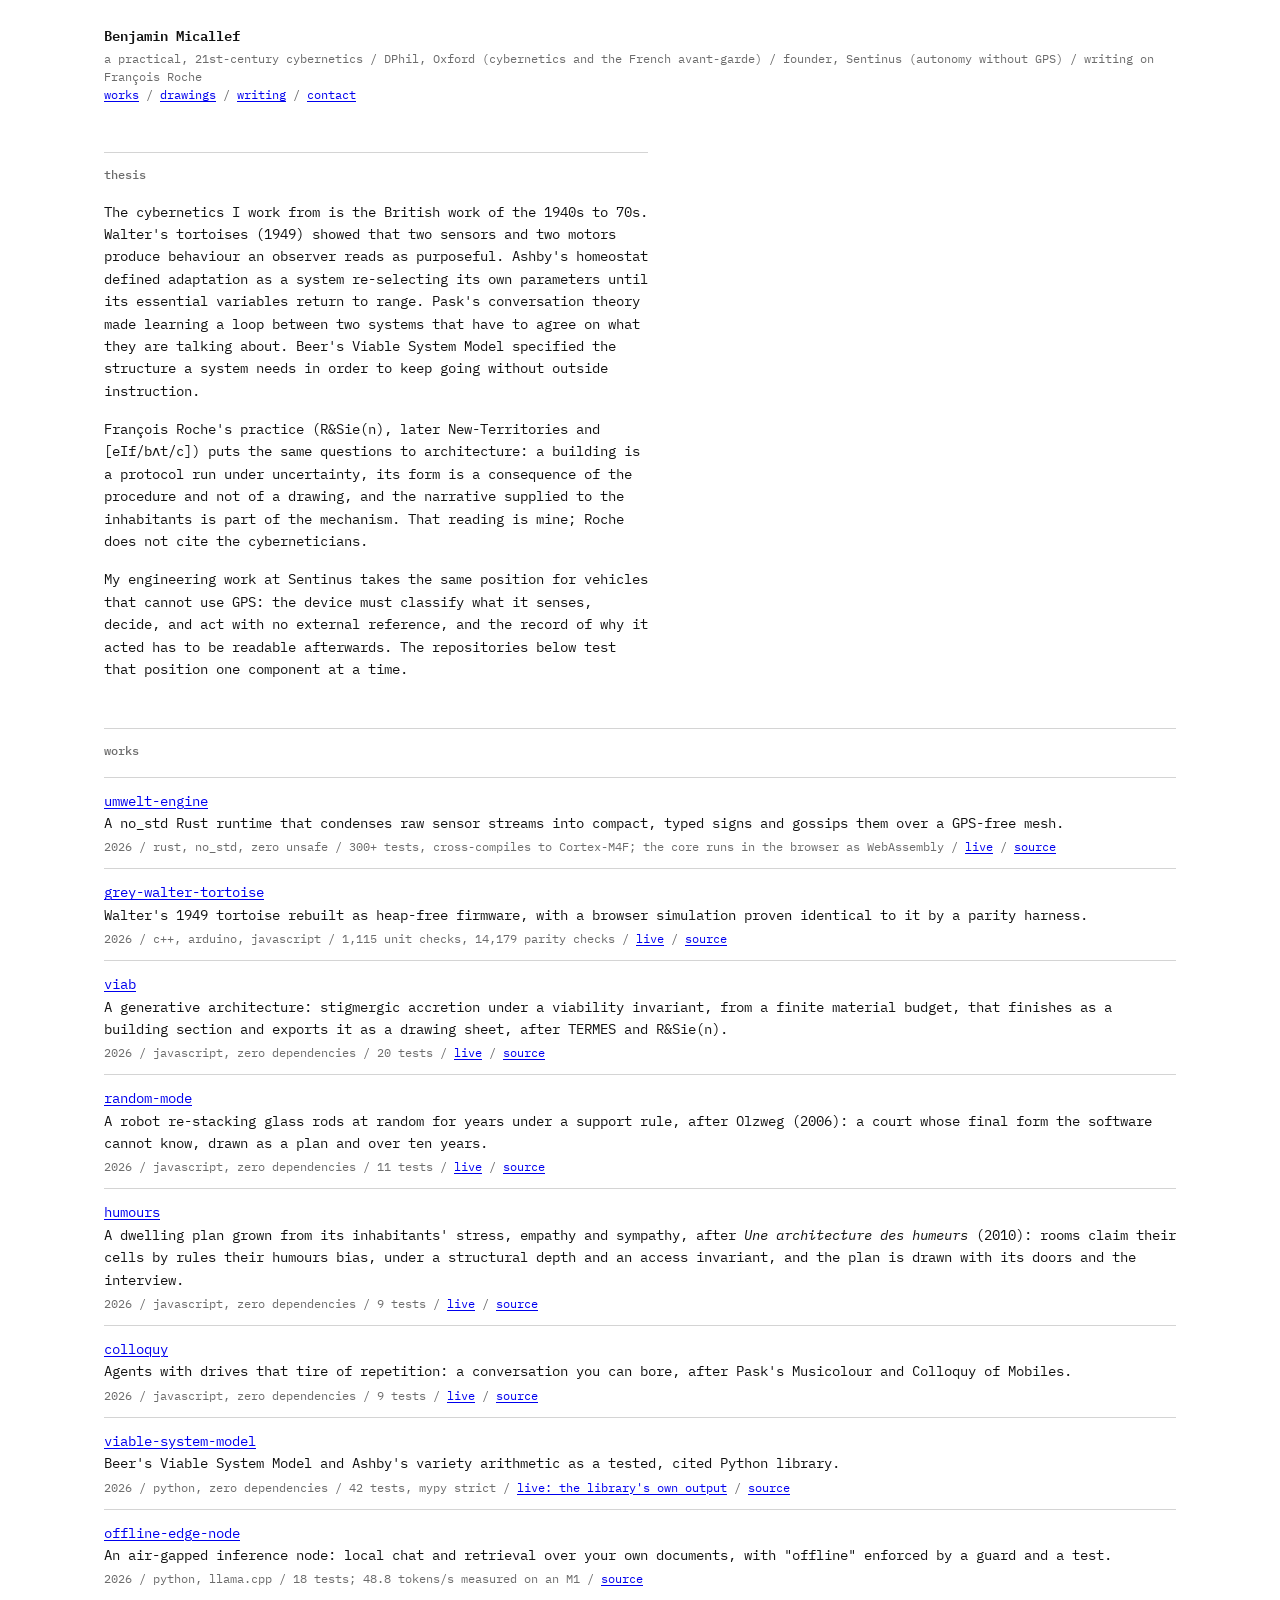
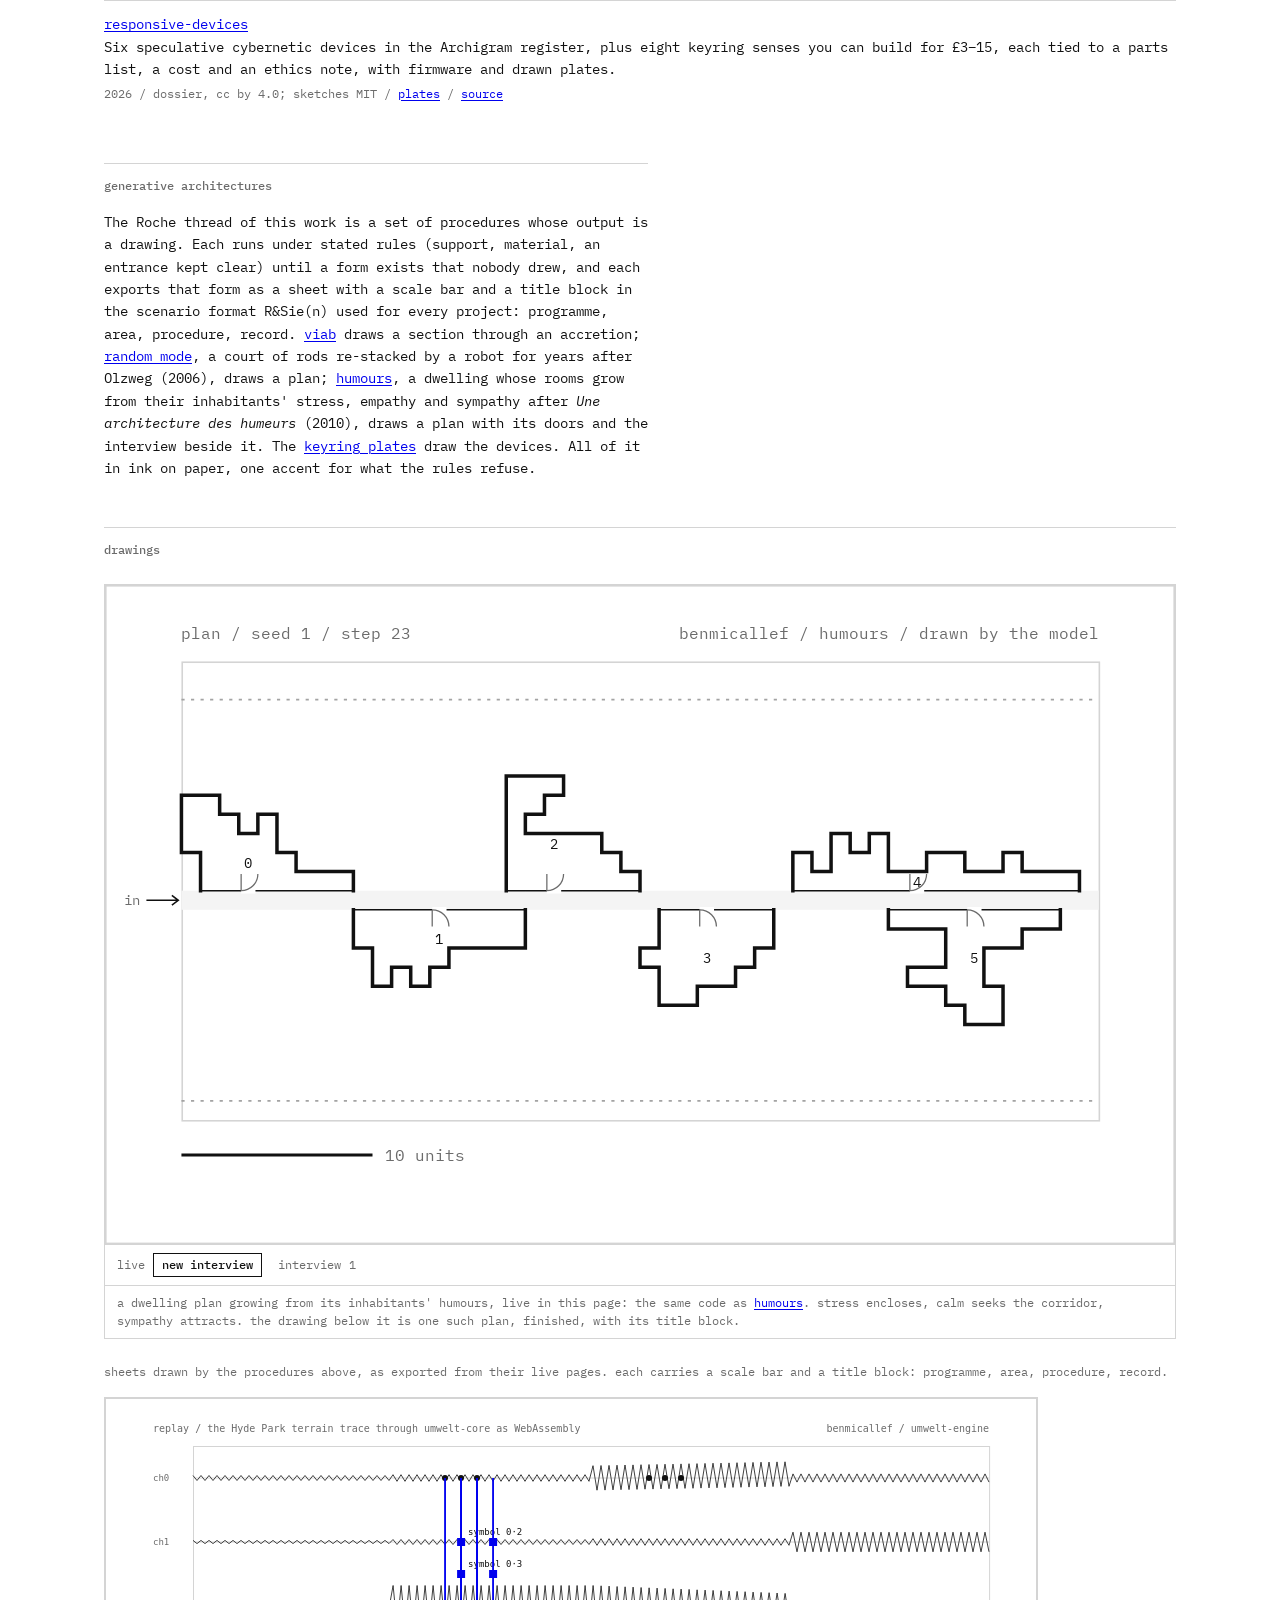
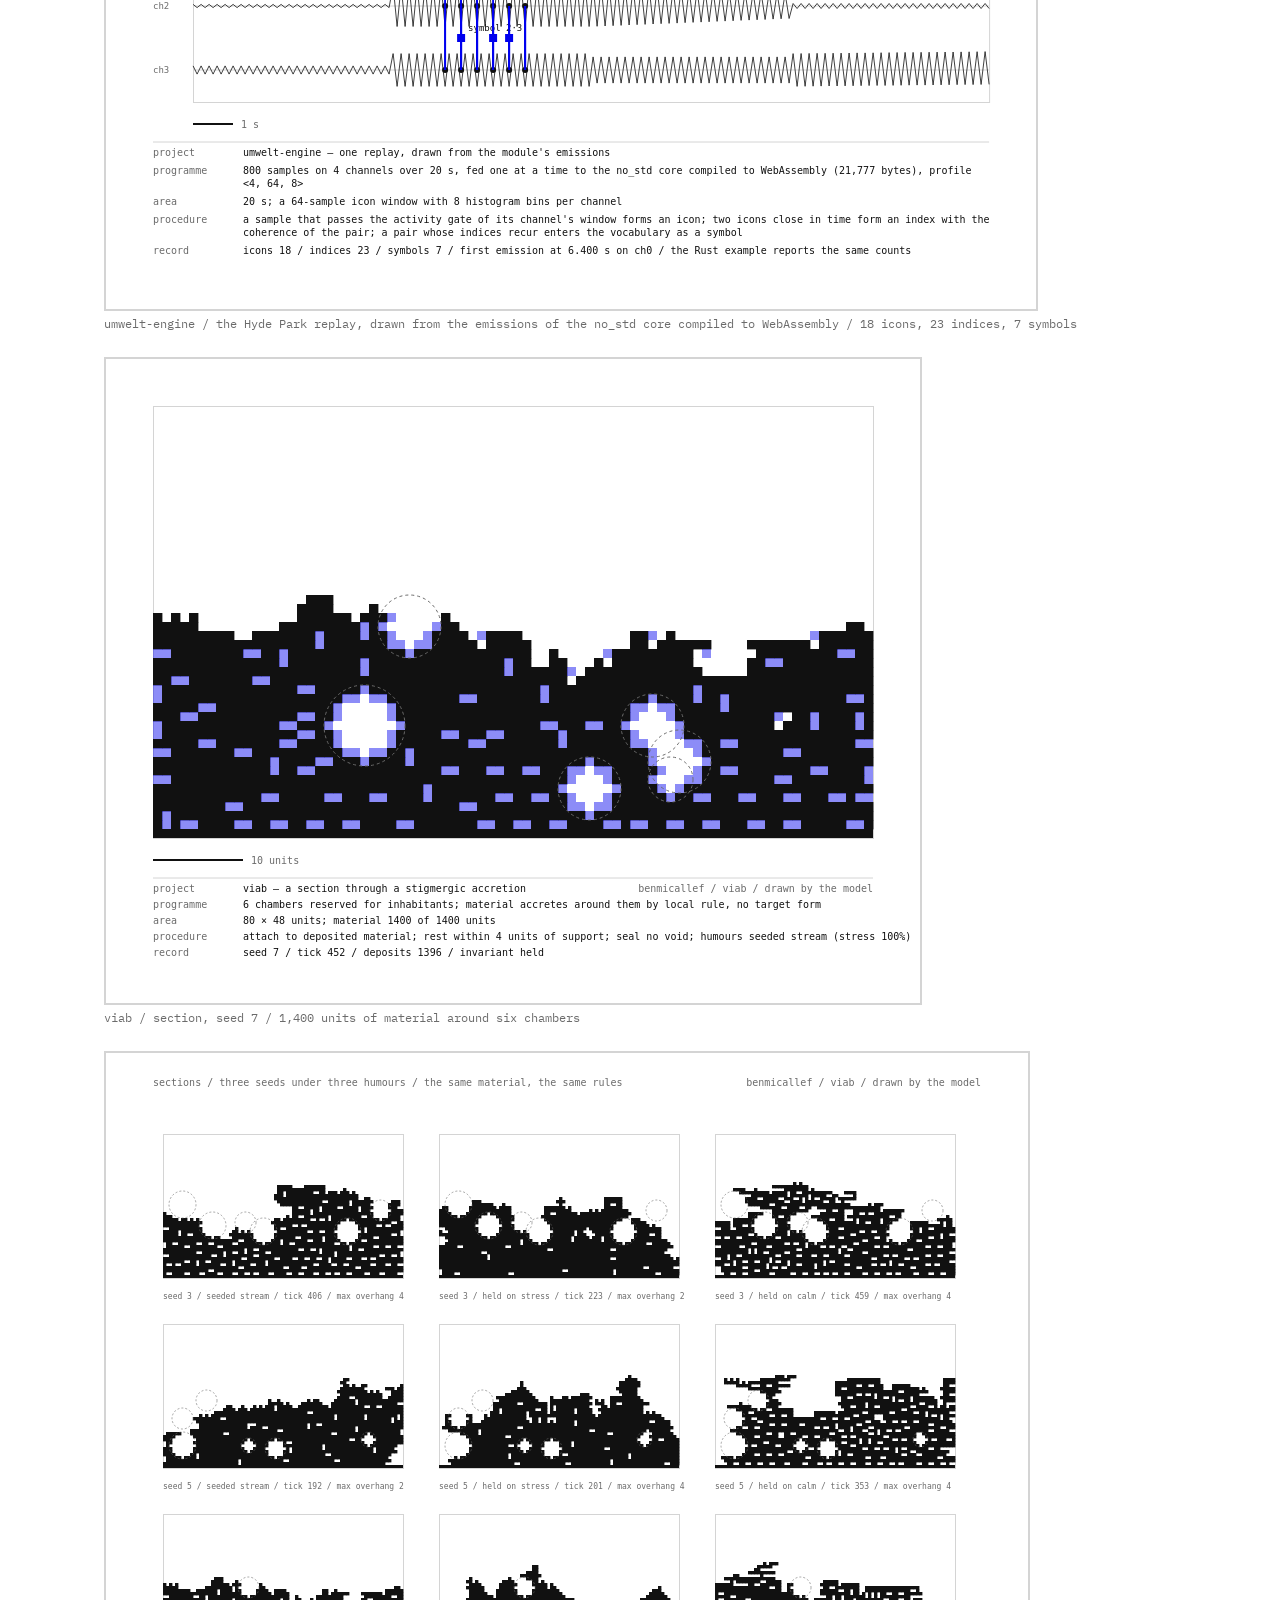
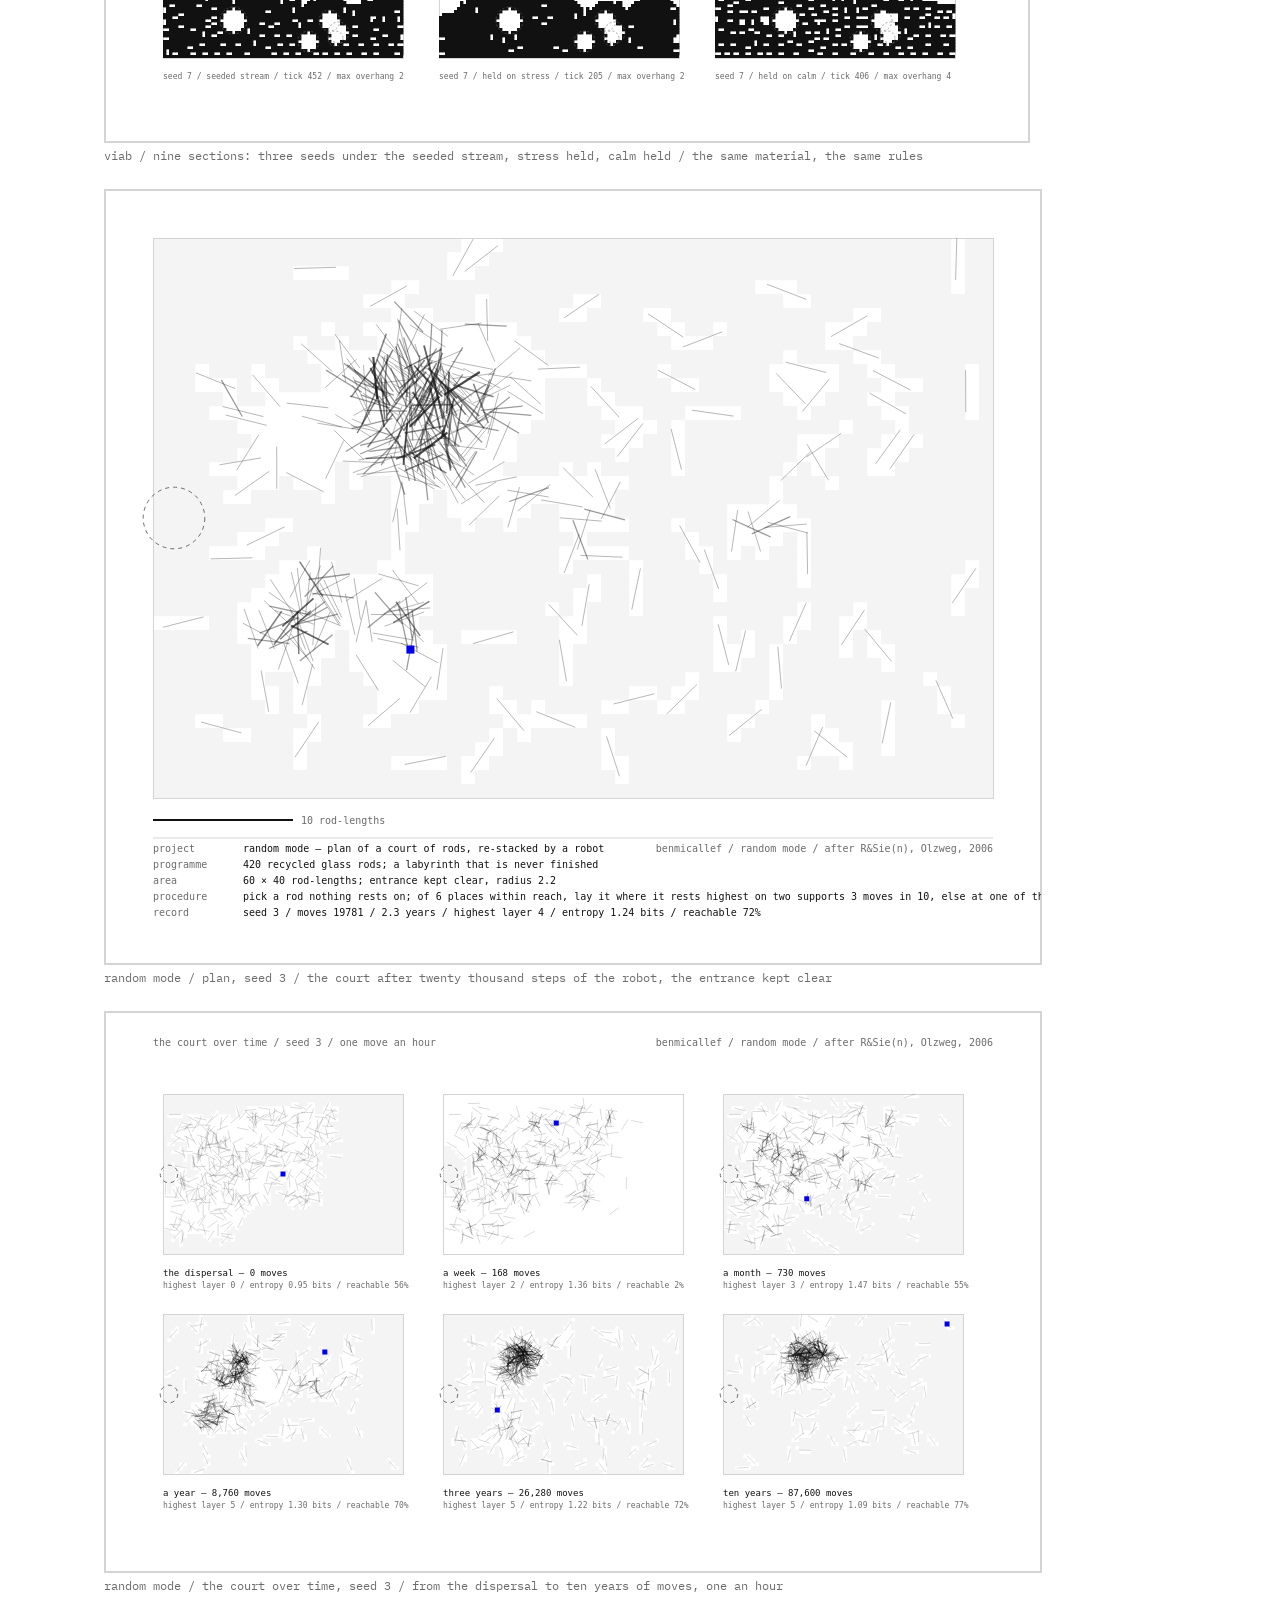
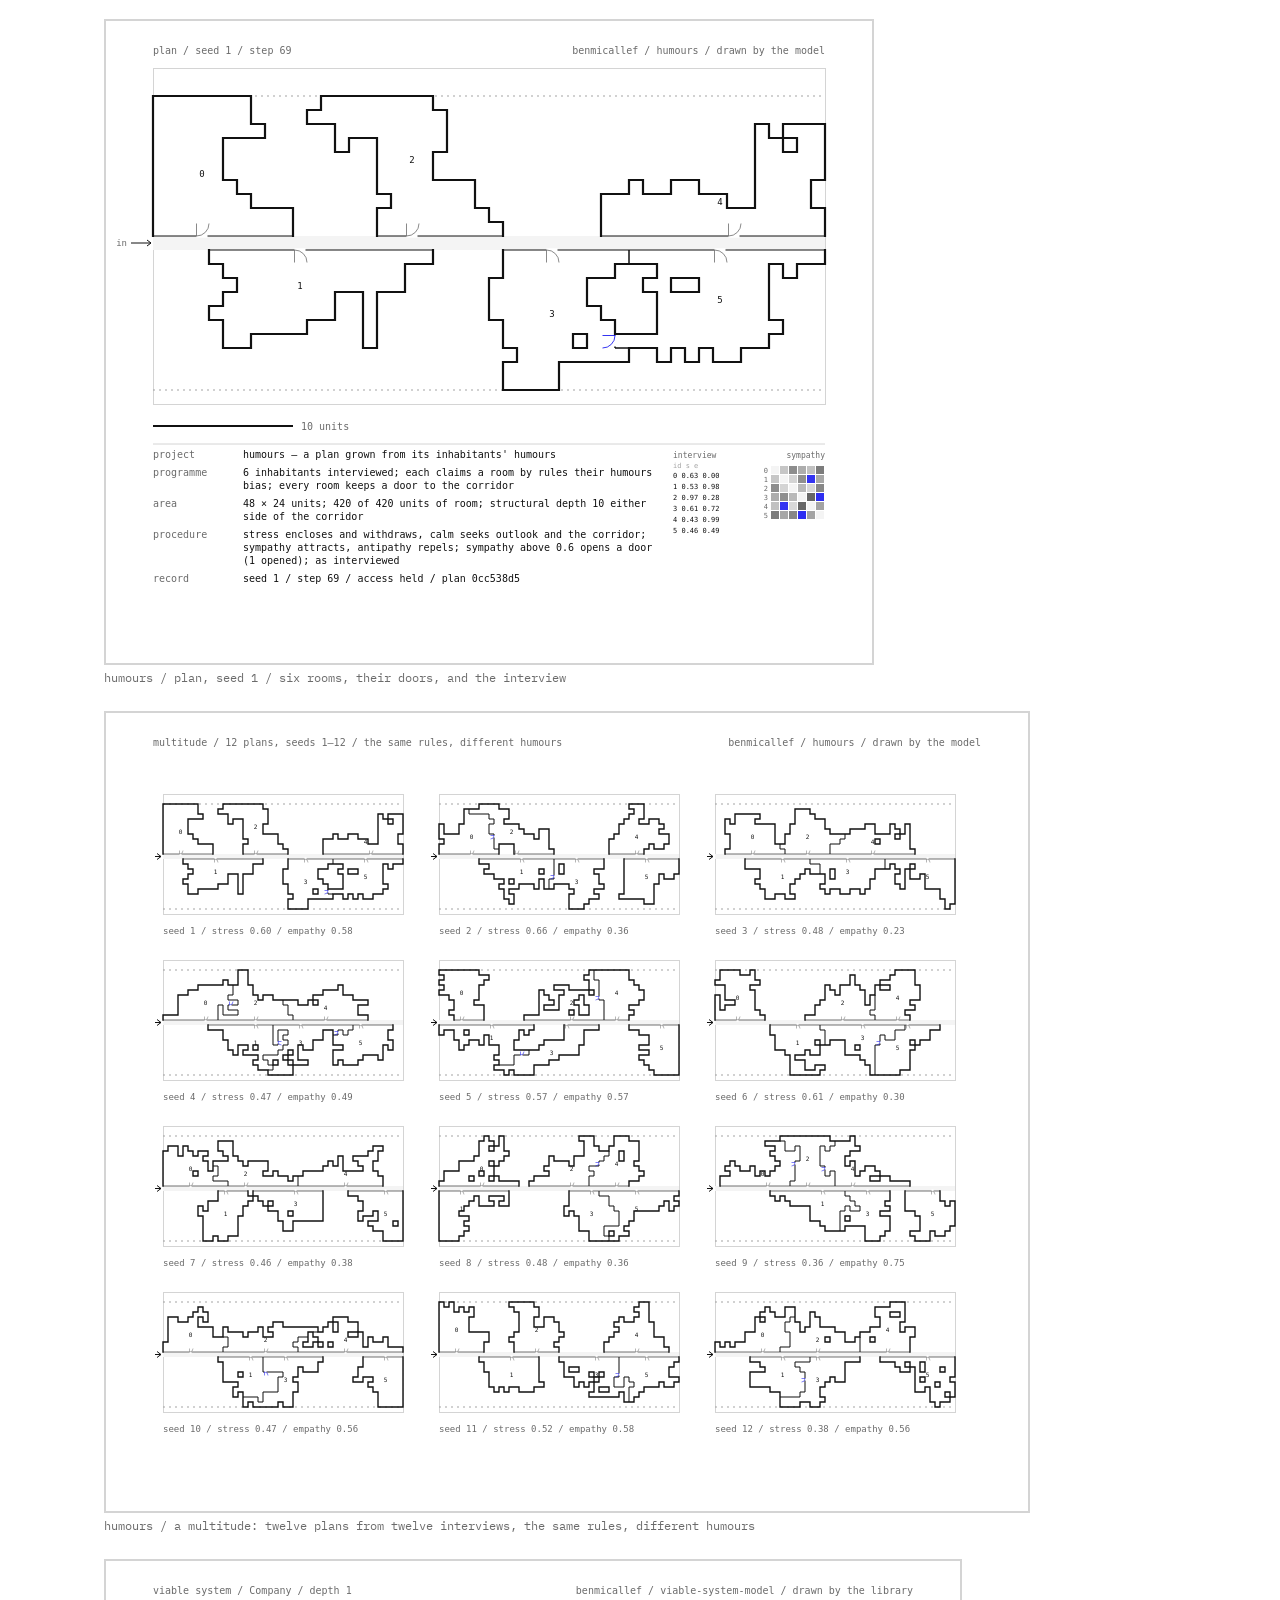
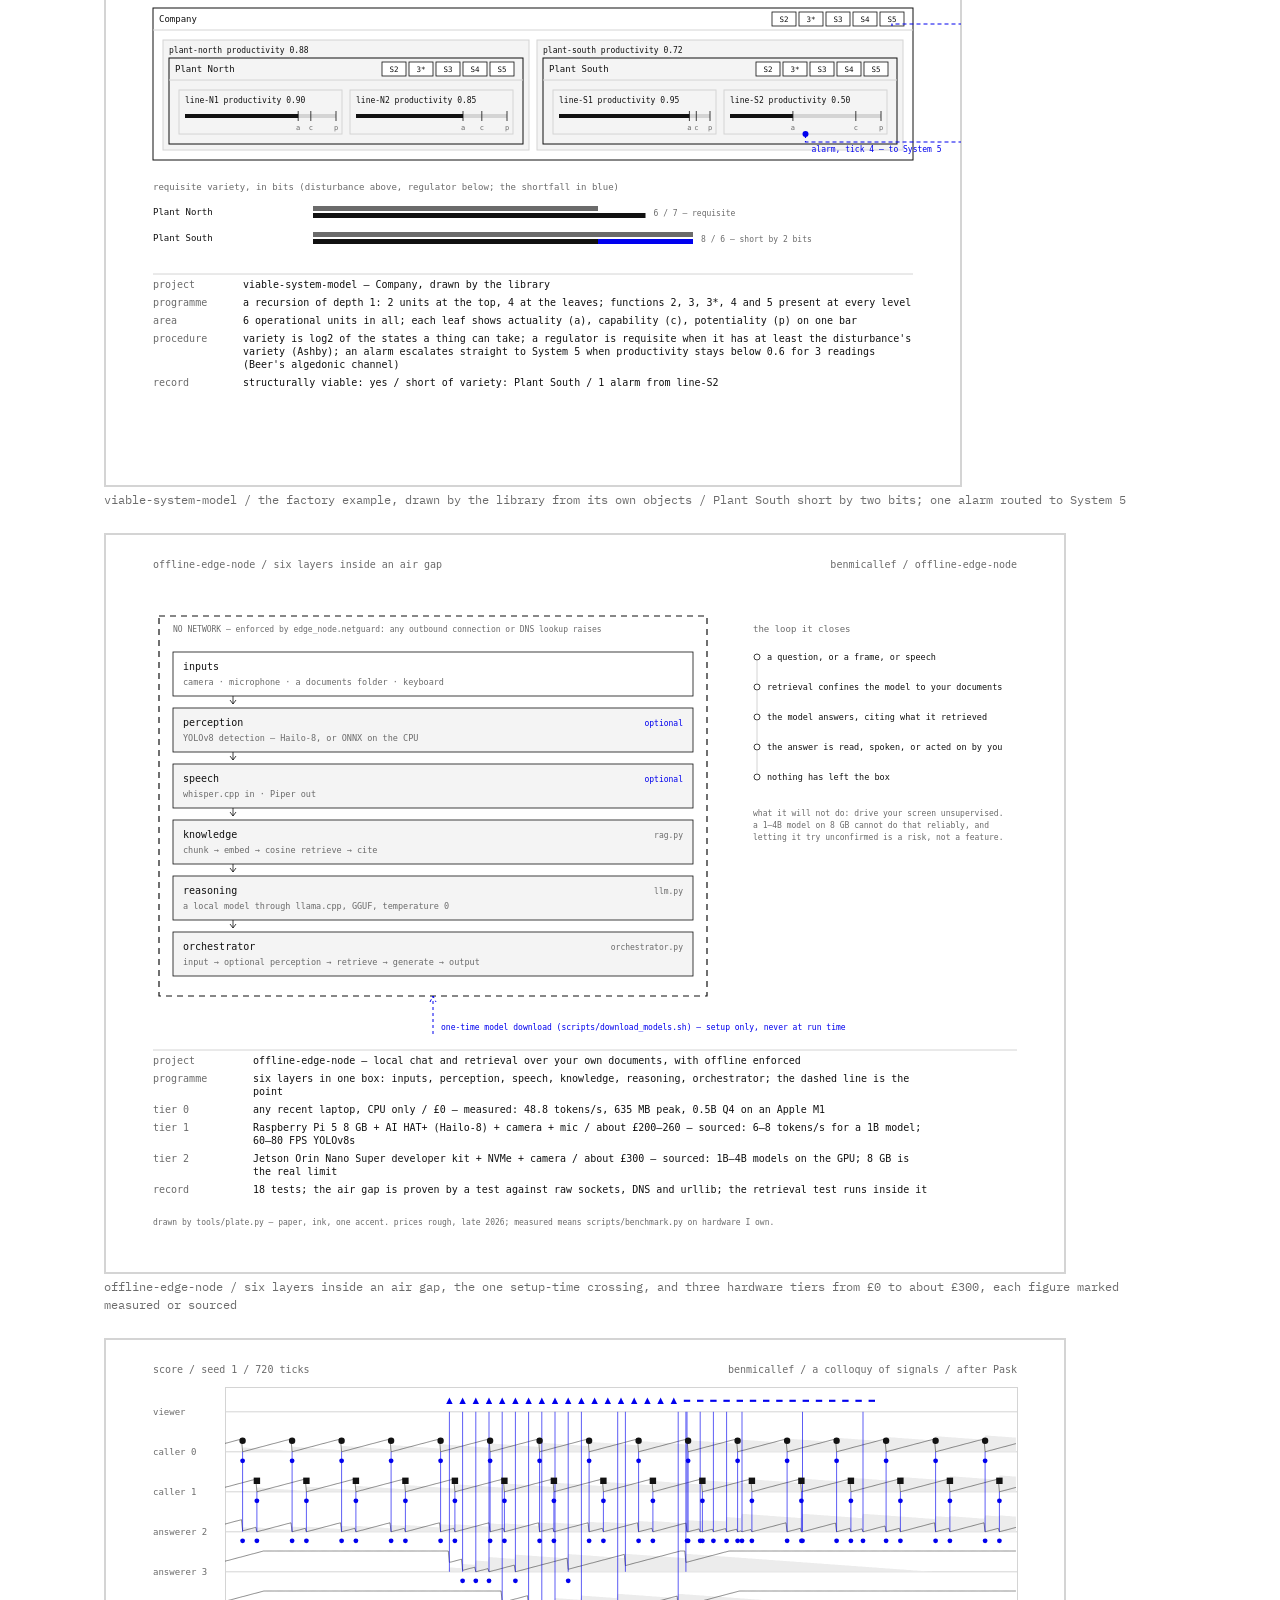
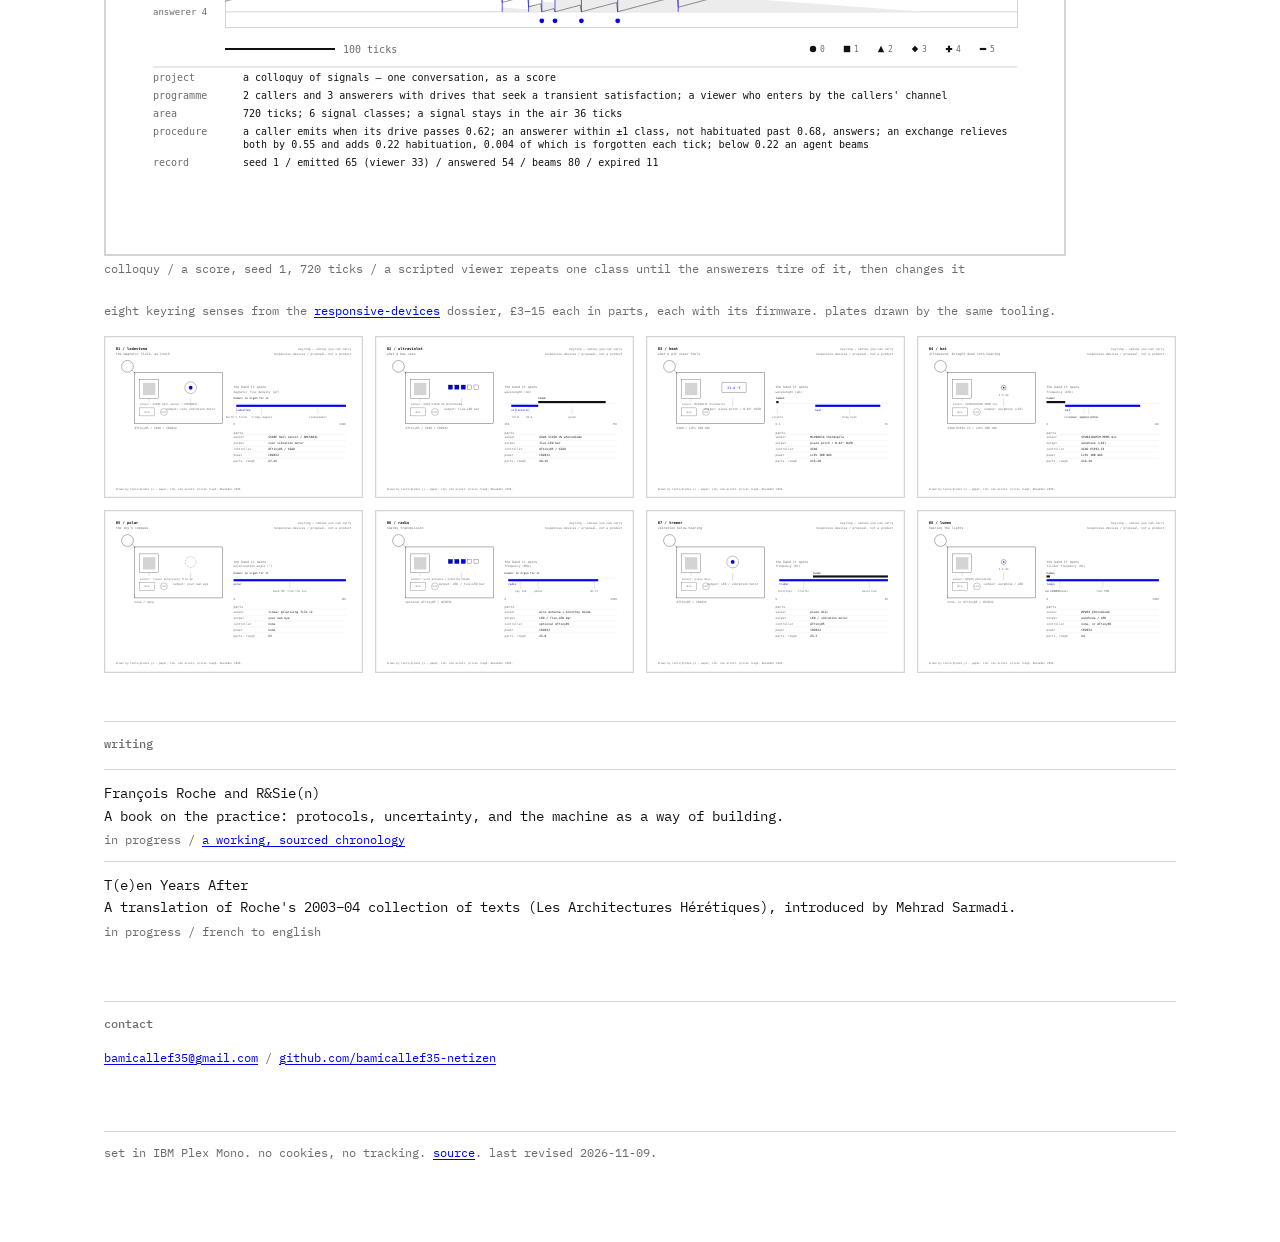
<file: index.html>
<!doctype html>
<html lang="en">
<head>
<meta charset="utf-8">
<meta name="viewport" content="width=device-width, initial-scale=1">
<title>Benjamin Micallef</title>
<meta name="description" content="A practical, 21st-century cybernetics: working machines, from Walter's tortoise to autonomy without GPS.">
<link rel="stylesheet" href="./style.css">
<style>#live-plan .stage { max-height: none; } #live-plan .stage svg { display: block; width: 100%; height: auto; }</style>
</head>
<body>
<main>
  <header class="site">
    <h1>Benjamin Micallef</h1>
    <p class="meta">a practical, 21st-century cybernetics / DPhil, Oxford (cybernetics and the French avant-garde) / founder, Sentinus (autonomy without GPS) / writing on François Roche</p>
    <p class="meta"><a href="#works">works</a> / <a href="#drawings">drawings</a> / <a href="#writing">writing</a> / <a href="#contact">contact</a></p>
  </header>

  <section class="text">
    <h2>thesis</h2>
    <p>The cybernetics I work from is the British work of the 1940s to 70s. Walter's tortoises (1949) showed that two sensors and two motors produce behaviour an observer reads as purposeful. Ashby's homeostat defined adaptation as a system re-selecting its own parameters until its essential variables return to range. Pask's conversation theory made learning a loop between two systems that have to agree on what they are talking about. Beer's Viable System Model specified the structure a system needs in order to keep going without outside instruction.</p>
    <p>François Roche's practice (R&amp;Sie(n), later New-Territories and [eIf/bʌt/c]) puts the same questions to architecture: a building is a protocol run under uncertainty, its form is a consequence of the procedure and not of a drawing, and the narrative supplied to the inhabitants is part of the mechanism. That reading is mine; Roche does not cite the cyberneticians.</p>
    <p>My engineering work at Sentinus takes the same position for vehicles that cannot use GPS: the device must classify what it senses, decide, and act with no external reference, and the record of why it acted has to be readable afterwards. The repositories below test that position one component at a time.</p>
  </section>

  <section id="works">
    <h2>works</h2>
    <ul class="rows">
      <li>
        <a href="https://github.com/bamicallef35-netizen/umwelt-engine">umwelt-engine</a>
        <p>A no_std Rust runtime that condenses raw sensor streams into compact, typed signs and gossips them over a GPS-free mesh.</p>
        <p class="meta">2026 / rust, no_std, zero unsafe / 300+ tests, cross-compiles to Cortex-M4F; the core runs in the browser as WebAssembly / <a href="https://bamicallef35-netizen.github.io/umwelt-engine/">live</a> / <a href="https://github.com/bamicallef35-netizen/umwelt-engine">source</a></p>
      </li>
      <li>
        <a href="https://bamicallef35-netizen.github.io/grey-walter-tortoise/">grey-walter-tortoise</a>
        <p>Walter's 1949 tortoise rebuilt as heap-free firmware, with a browser simulation proven identical to it by a parity harness.</p>
        <p class="meta">2026 / c++, arduino, javascript / 1,115 unit checks, 14,179 parity checks / <a href="https://bamicallef35-netizen.github.io/grey-walter-tortoise/">live</a> / <a href="https://github.com/bamicallef35-netizen/grey-walter-tortoise">source</a></p>
      </li>
      <li>
        <a href="https://bamicallef35-netizen.github.io/viab/">viab</a>
        <p>A generative architecture: stigmergic accretion under a viability invariant, from a finite material budget, that finishes as a building section and exports it as a drawing sheet, after TERMES and R&amp;Sie(n).</p>
        <p class="meta">2026 / javascript, zero dependencies / 20 tests / <a href="https://bamicallef35-netizen.github.io/viab/">live</a> / <a href="https://github.com/bamicallef35-netizen/viab">source</a></p>
      </li>
      <li>
        <a href="https://bamicallef35-netizen.github.io/random-mode/">random-mode</a>
        <p>A robot re-stacking glass rods at random for years under a support rule, after Olzweg (2006): a court whose final form the software cannot know, drawn as a plan and over ten years.</p>
        <p class="meta">2026 / javascript, zero dependencies / 11 tests / <a href="https://bamicallef35-netizen.github.io/random-mode/">live</a> / <a href="https://github.com/bamicallef35-netizen/random-mode">source</a></p>
      </li>
      <li>
        <a href="https://bamicallef35-netizen.github.io/humours/">humours</a>
        <p>A dwelling plan grown from its inhabitants' stress, empathy and sympathy, after <em>Une architecture des humeurs</em> (2010): rooms claim their cells by rules their humours bias, under a structural depth and an access invariant, and the plan is drawn with its doors and the interview.</p>
        <p class="meta">2026 / javascript, zero dependencies / 9 tests / <a href="https://bamicallef35-netizen.github.io/humours/">live</a> / <a href="https://github.com/bamicallef35-netizen/humours">source</a></p>
      </li>
      <li>
        <a href="https://bamicallef35-netizen.github.io/colloquy/">colloquy</a>
        <p>Agents with drives that tire of repetition: a conversation you can bore, after Pask's Musicolour and Colloquy of Mobiles.</p>
        <p class="meta">2026 / javascript, zero dependencies / 9 tests / <a href="https://bamicallef35-netizen.github.io/colloquy/">live</a> / <a href="https://github.com/bamicallef35-netizen/colloquy">source</a></p>
      </li>
      <li>
        <a href="https://bamicallef35-netizen.github.io/viable-system-model/">viable-system-model</a>
        <p>Beer's Viable System Model and Ashby's variety arithmetic as a tested, cited Python library.</p>
        <p class="meta">2026 / python, zero dependencies / 42 tests, mypy strict / <a href="https://bamicallef35-netizen.github.io/viable-system-model/">live: the library's own output</a> / <a href="https://github.com/bamicallef35-netizen/viable-system-model">source</a></p>
      </li>
      <li>
        <a href="https://github.com/bamicallef35-netizen/offline-edge-node">offline-edge-node</a>
        <p>An air-gapped inference node: local chat and retrieval over your own documents, with "offline" enforced by a guard and a test.</p>
        <p class="meta">2026 / python, llama.cpp / 18 tests; 48.8 tokens/s measured on an M1 / <a href="https://github.com/bamicallef35-netizen/offline-edge-node">source</a></p>
      </li>
      <li>
        <a href="https://bamicallef35-netizen.github.io/responsive-devices/">responsive-devices</a>
        <p>Six speculative cybernetic devices in the Archigram register, plus eight keyring senses you can build for £3–15, each tied to a parts list, a cost and an ethics note, with firmware and drawn plates.</p>
        <p class="meta">2026 / dossier, cc by 4.0; sketches MIT / <a href="https://bamicallef35-netizen.github.io/responsive-devices/">plates</a> / <a href="https://github.com/bamicallef35-netizen/responsive-devices">source</a></p>
      </li>
    </ul>
  </section>

  <section class="text">
    <h2>generative architectures</h2>
    <p>The Roche thread of this work is a set of procedures whose output is a drawing. Each runs under stated rules (support, material, an entrance kept clear) until a form exists that nobody drew, and each exports that form as a sheet with a scale bar and a title block in the scenario format R&amp;Sie(n) used for every project: programme, area, procedure, record. <a href="https://bamicallef35-netizen.github.io/viab/">viab</a> draws a section through an accretion; <a href="https://bamicallef35-netizen.github.io/random-mode/">random mode</a>, a court of rods re-stacked by a robot for years after Olzweg (2006), draws a plan; <a href="https://bamicallef35-netizen.github.io/humours/">humours</a>, a dwelling whose rooms grow from their inhabitants' stress, empathy and sympathy after <em>Une architecture des humeurs</em> (2010), draws a plan with its doors and the interview beside it. The <a href="https://bamicallef35-netizen.github.io/responsive-devices/">keyring plates</a> draw the devices. All of it in ink on paper, one accent for what the rules refuse.</p>
  </section>

  <section id="drawings">
    <h2>drawings</h2>
    <figure class="demo" id="live-plan">
      <div class="stage" id="plan-stage" aria-label="a plan of rooms growing either side of a corridor, live"></div>
      <div class="controls">
        <div class="group"><span class="lbl">live</span><button id="plan-new" aria-pressed="false">new interview</button></div>
        <div class="group"><span class="lbl">interview</span><span id="plan-seed" class="lbl">1</span></div>
      </div>
      <figcaption>a dwelling plan growing from its inhabitants' humours, live in this page: the same code as <a href="https://bamicallef35-netizen.github.io/humours/">humours</a>. stress encloses, calm seeks the corridor, sympathy attracts. the drawing below it is one such plan, finished, with its title block.</figcaption>
    </figure>
    <p class="meta">sheets drawn by the procedures above, as exported from their live pages. each carries a scale bar and a title block: programme, area, procedure, record.</p>
    <figure class="sheet"><img src="./sheets/umwelt-replay.svg" alt="umwelt-engine: the Hyde Park replay drawn from the module's emissions, icons on four channel lanes, indices as ties, symbols as squares" loading="lazy"><figcaption>umwelt-engine / the Hyde Park replay, drawn from the emissions of the no_std core compiled to WebAssembly / 18 icons, 23 indices, 7 symbols</figcaption></figure>
    <figure class="sheet"><img src="./sheets/viab-section.svg" alt="viab: a section through a stigmergic accretion grown around six reserved chambers, seed 7" loading="lazy"><figcaption>viab / section, seed 7 / 1,400 units of material around six chambers</figcaption></figure>
    <figure class="sheet"><img src="./sheets/viab-humours.svg" alt="viab: nine finished sections, three seeds under three humours" loading="lazy"><figcaption>viab / nine sections: three seeds under the seeded stream, stress held, calm held / the same material, the same rules</figcaption></figure>
    <figure class="sheet"><img src="./sheets/random-mode-plan.svg" alt="random mode: plan of a court of glass rods re-stacked by a robot, seed 3" loading="lazy"><figcaption>random mode / plan, seed 3 / the court after twenty thousand steps of the robot, the entrance kept clear</figcaption></figure>
    <figure class="sheet"><img src="./sheets/random-mode-years.svg" alt="random mode: the same court at the dispersal, a week, a month, a year, three years and ten years of moves" loading="lazy"><figcaption>random mode / the court over time, seed 3 / from the dispersal to ten years of moves, one an hour</figcaption></figure>
    <figure class="sheet"><img src="./sheets/humours-plan.svg" alt="humours: plan of six rooms grown from their inhabitants' humours either side of a corridor, seed 1" loading="lazy"><figcaption>humours / plan, seed 1 / six rooms, their doors, and the interview</figcaption></figure>
    <figure class="sheet"><img src="./sheets/humours-multitude.svg" alt="humours: a contact sheet of twelve plans from twelve interviews" loading="lazy"><figcaption>humours / a multitude: twelve plans from twelve interviews, the same rules, different humours</figcaption></figure>
    <figure class="sheet"><img src="./sheets/vsm.svg" alt="viable-system-model: the factory example drawn by the library, the recursion as nested frames with each level's five functions, requisite variety per plant, and the alarm's route to System 5" loading="lazy"><figcaption>viable-system-model / the factory example, drawn by the library from its own objects / Plant South short by two bits; one alarm routed to System 5</figcaption></figure>
    <figure class="sheet"><img src="./sheets/offline-edge-node-plate.svg" alt="offline-edge-node as a plate: six layers inside an air gap, the setup-only crossing, and three hardware tiers" loading="lazy"><figcaption>offline-edge-node / six layers inside an air gap, the one setup-time crossing, and three hardware tiers from £0 to about £300, each figure marked measured or sourced</figcaption></figure>
    <figure class="sheet"><img src="./sheets/colloquy-score.svg" alt="colloquy: one conversation drawn as a score, a lane per agent and one for the viewer" loading="lazy"><figcaption>colloquy / a score, seed 1, 720 ticks / a scripted viewer repeats one class until the answerers tire of it, then changes it</figcaption></figure>
    <p class="meta">eight keyring senses from the <a href="https://bamicallef35-netizen.github.io/responsive-devices/">responsive-devices</a> dossier, £3–15 each in parts, each with its firmware. plates drawn by the same tooling.</p>
    <div class="plates">
      <img src="./plates/01-lodestone.svg" alt="plate 01, lodestone: a keyring that points north by vibration" loading="lazy">
      <img src="./plates/02-ultraviolet.svg" alt="plate 02, ultraviolet: a keyring that reads the UV index" loading="lazy">
      <img src="./plates/03-heat.svg" alt="plate 03, heat: a keyring that senses radiant heat" loading="lazy">
      <img src="./plates/04-bat.svg" alt="plate 04, bat: a keyring that hears ultrasound" loading="lazy">
      <img src="./plates/05-polar.svg" alt="plate 05, polar: a keyring that reads the polarisation of skylight" loading="lazy">
      <img src="./plates/06-radio.svg" alt="plate 06, radio: a keyring that feels the radio field" loading="lazy">
      <img src="./plates/07-tremor.svg" alt="plate 07, tremor: a keyring that senses ground vibration" loading="lazy">
      <img src="./plates/08-lumen.svg" alt="plate 08, lumen: a keyring that reads light flicker" loading="lazy">
    </div>
  </section>

  <section id="writing">
    <h2>writing</h2>
    <ul class="rows">
      <li>
        <span>François Roche and R&amp;Sie(n)</span>
        <p>A book on the practice: protocols, uncertainty, and the machine as a way of building.</p>
        <p class="meta">in progress / <a href="./roche/">a working, sourced chronology</a></p>
      </li>
      <li>
        <span>T(e)en Years After</span>
        <p>A translation of Roche's 2003–04 collection of texts (Les Architectures Hérétiques), introduced by Mehrad Sarmadi.</p>
        <p class="meta">in progress / french to english</p>
      </li>
    </ul>
  </section>

  <section id="contact">
    <h2>contact</h2>
    <p class="meta"><a href="mailto:bamicallef35@gmail.com">bamicallef35@gmail.com</a> / <a href="https://github.com/bamicallef35-netizen">github.com/bamicallef35-netizen</a></p>
  </section>

  <footer class="colophon">
    <p class="meta">set in IBM Plex Mono. no cookies, no tracking. <a href="https://github.com/bamicallef35-netizen/benmicallef-site">source</a>. last revised 2026-11-09.</p>
  </footer>
</main>
<script type="module">
import { createState, step } from "./live/humours.js";
import { planSheet } from "./live/sheet.js";
const stage = document.getElementById("plan-stage"), seedEl = document.getElementById("plan-seed");
const still = window.matchMedia("(prefers-reduced-motion: reduce)").matches;
let seed = 1, state = null, last = 0;
function build() { state = createState({ seed }); seedEl.textContent = seed; if (still) { while (!state.finished) step(state); } draw(); }
function draw() { stage.innerHTML = planSheet(state, { block: false, cell: 12 }); }
function frame(now) {
  if (!state.finished && now - last > 120) { step(state); last = now; draw(); }
  if (state.finished && now - last > 6000) { seed = (seed % 9999) + 1; build(); last = now; }
  requestAnimationFrame(frame);
}
document.getElementById("plan-new").addEventListener("click", () => { seed = (seed % 9999) + 1; build(); });
build(); if (!still) requestAnimationFrame(frame);
</script>
</body>
</html>
</file>
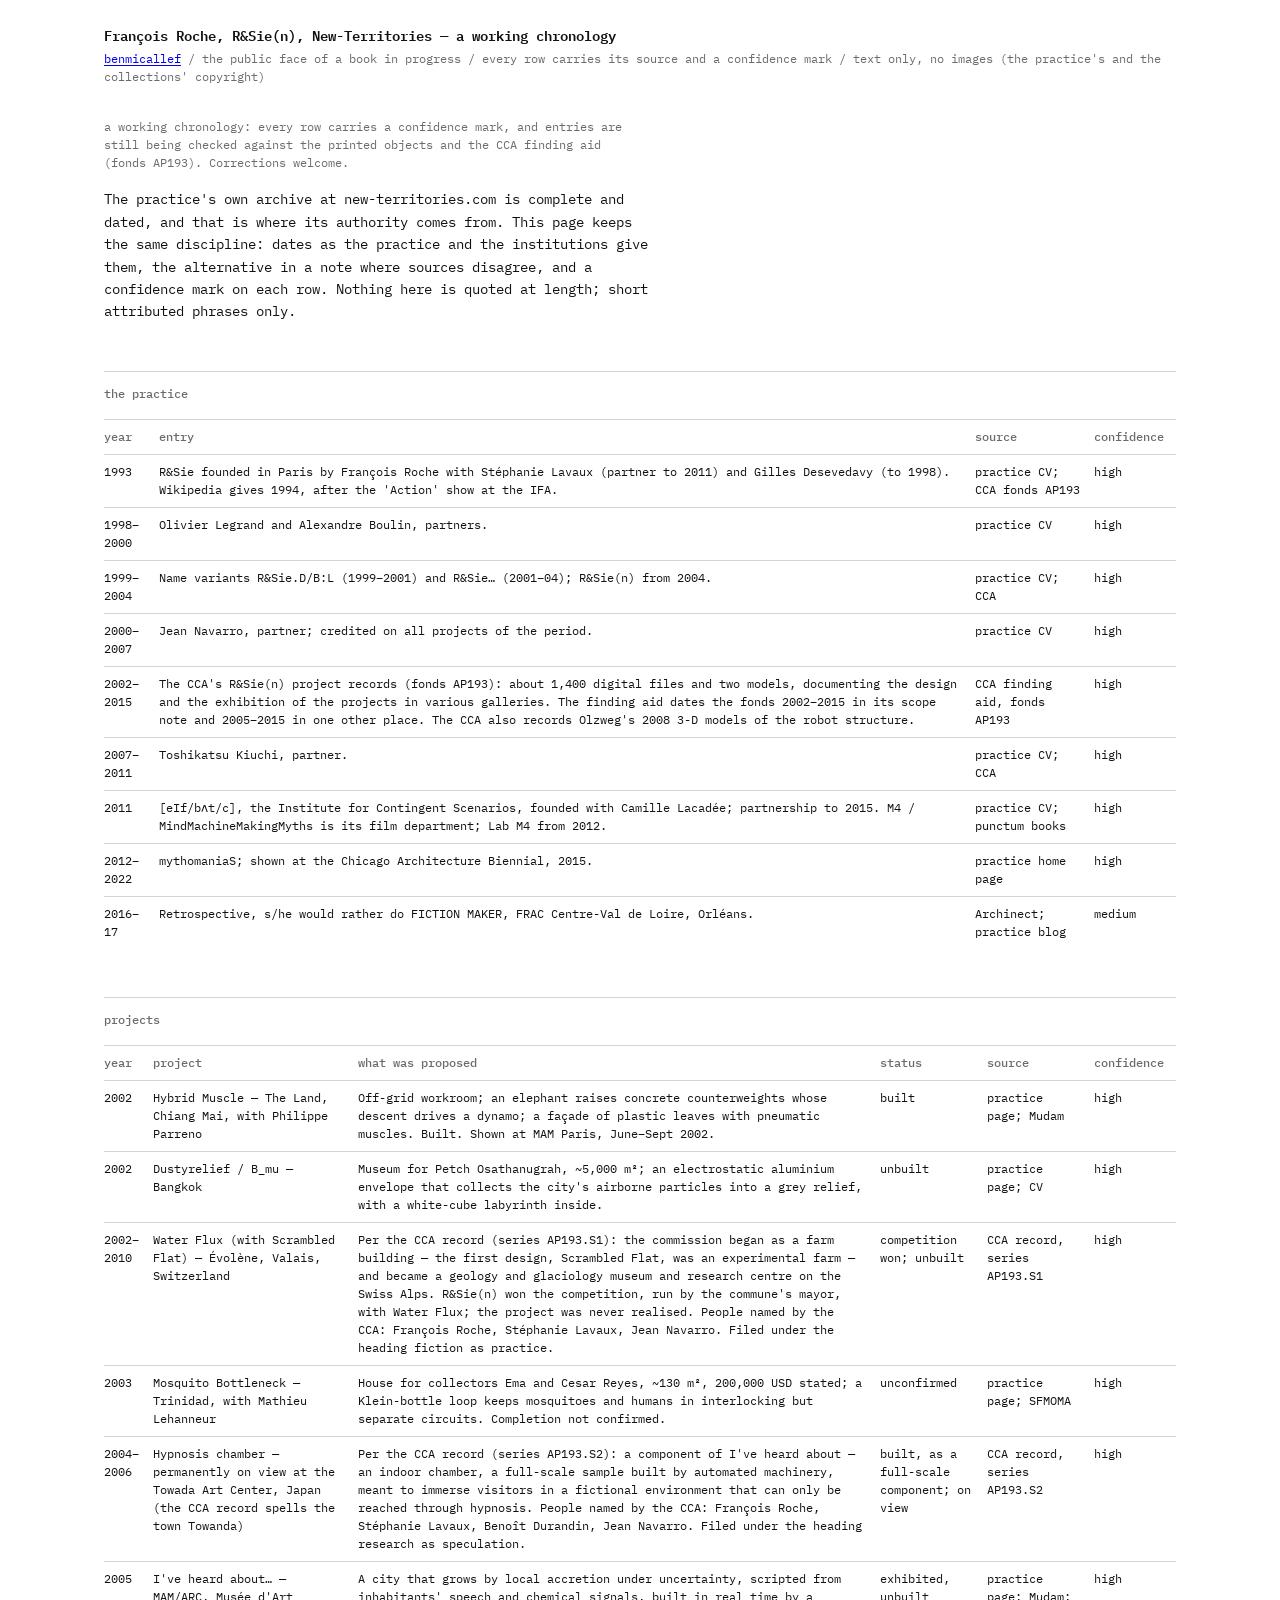
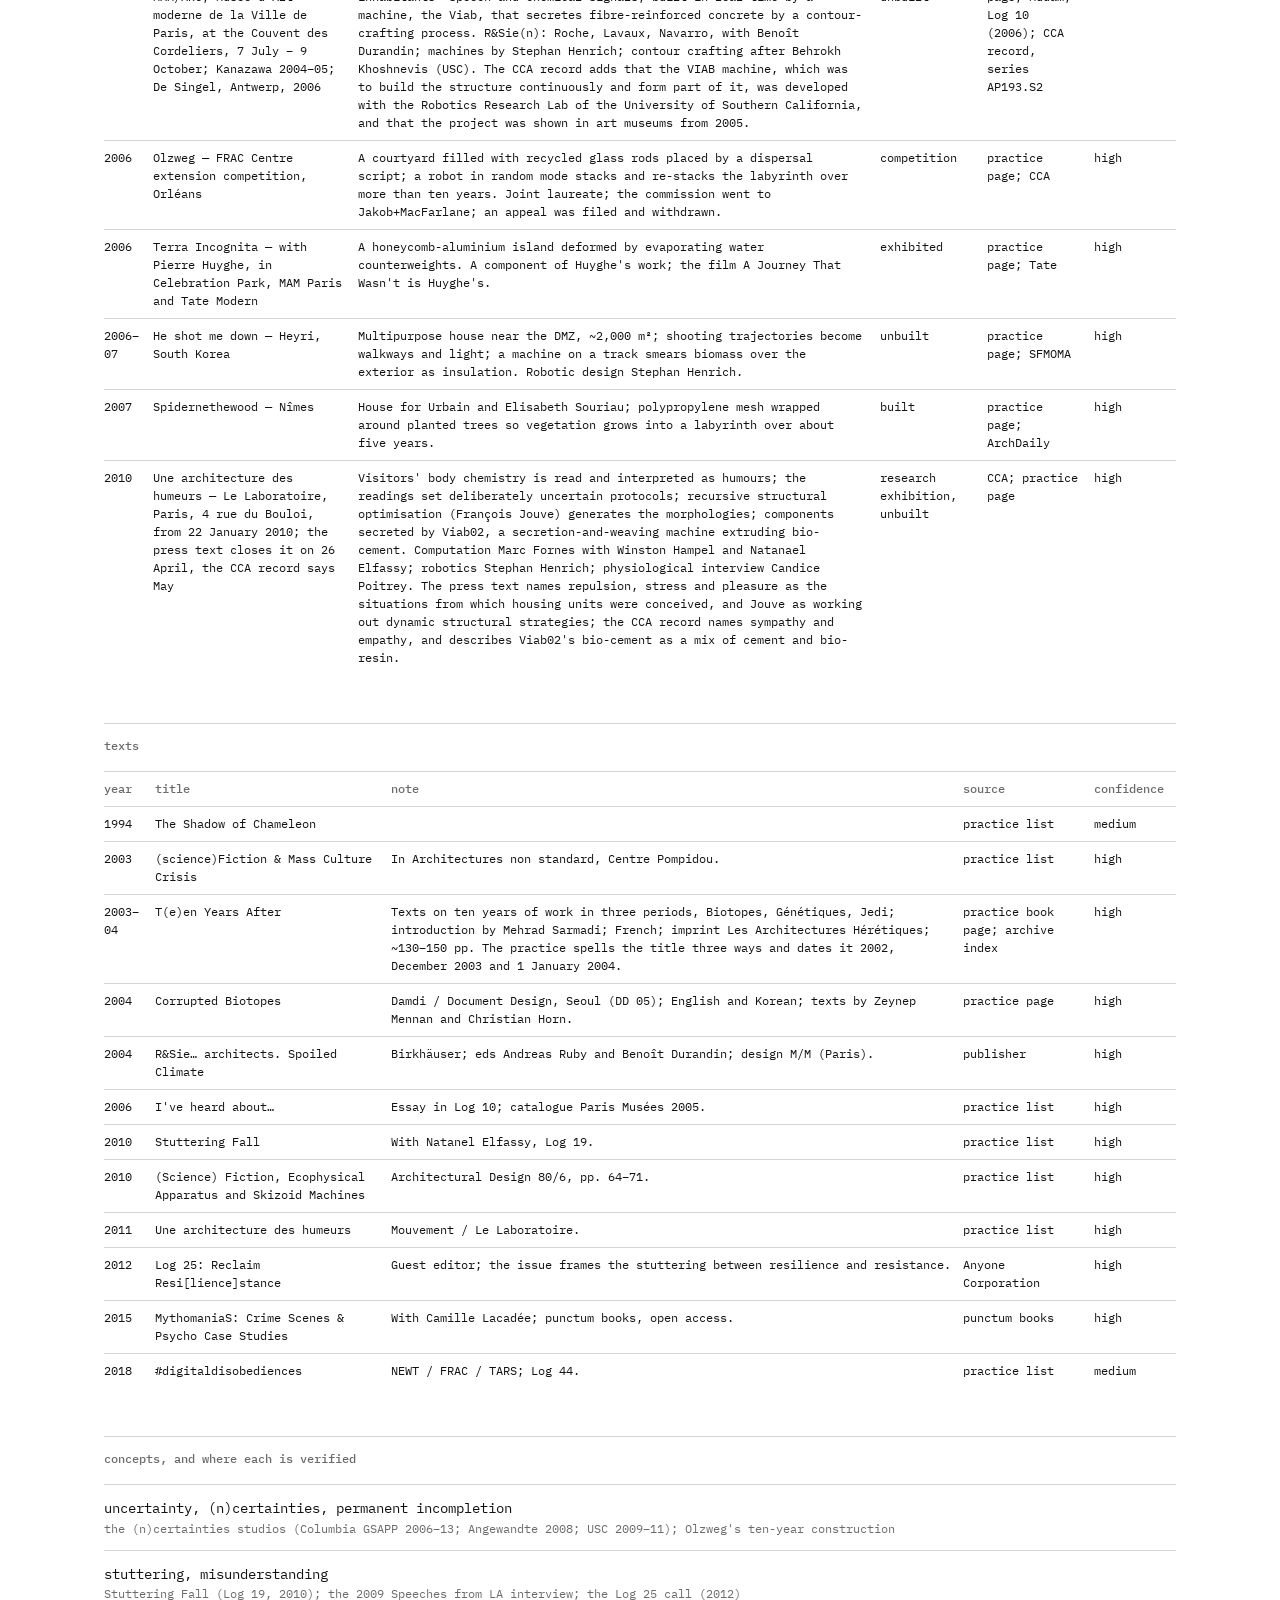
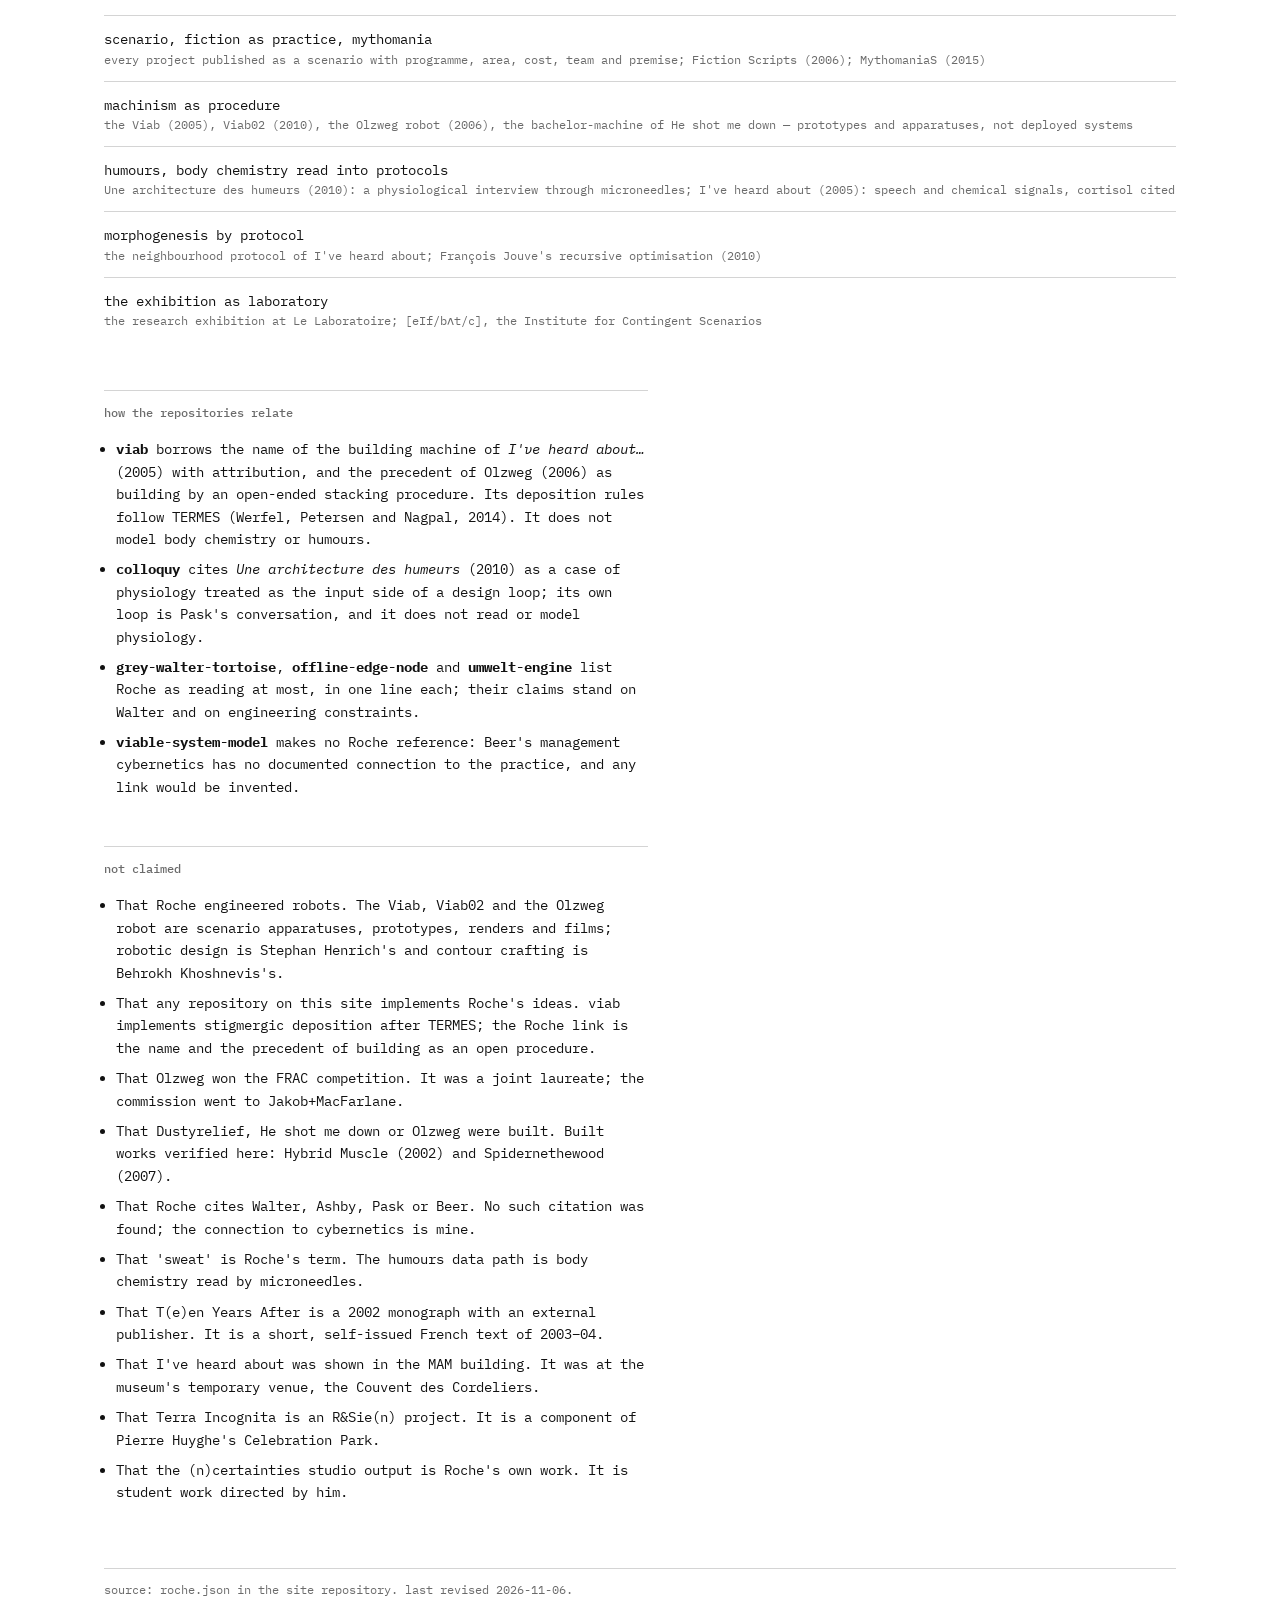
<file: roche/index.html>
<!doctype html>
<html lang="en">
<head>
<meta charset="utf-8">
<meta name="viewport" content="width=device-width, initial-scale=1">
<title>Roche, verified / Benjamin Micallef</title>
<meta name="description" content="A working, sourced chronology of François Roche, R&Sie(n) and New-Territories, with confidence marked on every row.">
<link rel="stylesheet" href="../style.css">
</head>
<body>
<main>
  <header class="site">
    <h1>François Roche, R&amp;Sie(n), New-Territories — a working chronology</h1>
    <p class="meta"><a href="../">benmicallef</a> / the public face of a book in progress / every row carries its source and a confidence mark / text only, no images (the practice's and the collections' copyright)</p>
  </header>

  <section class="text">
    <p class="meta">a working chronology: every row carries a confidence mark, and entries are still being checked against the printed objects and the CCA finding aid (fonds AP193). Corrections welcome.</p>
    <p>The practice's own archive at new-territories.com is complete and dated, and that is where its authority comes from. This page keeps the same discipline: dates as the practice and the institutions give them, the alternative in a note where sources disagree, and a confidence mark on each row. Nothing here is quoted at length; short attributed phrases only.</p>
  </section>

  <section id="practice"><h2>the practice</h2><table><thead><tr><th>year</th><th>entry</th><th>source</th><th>confidence</th></tr></thead><tbody></tbody></table></section>
  <section id="projects"><h2>projects</h2><table><thead><tr><th>year</th><th>project</th><th>what was proposed</th><th>status</th><th>source</th><th>confidence</th></tr></thead><tbody></tbody></table></section>
  <section id="texts"><h2>texts</h2><table><thead><tr><th>year</th><th>title</th><th>note</th><th>source</th><th>confidence</th></tr></thead><tbody></tbody></table></section>
  <section id="concepts"><h2>concepts, and where each is verified</h2><ul class="rows"></ul></section>
  <section id="repos" class="text">
    <h2>how the repositories relate</h2>
    <ul class="text-list">
      <li><strong>viab</strong> borrows the name of the building machine of <em>I've heard about…</em> (2005) with attribution, and the precedent of Olzweg (2006) as building by an open-ended stacking procedure. Its deposition rules follow TERMES (Werfel, Petersen and Nagpal, 2014). It does not model body chemistry or humours.</li>
      <li><strong>colloquy</strong> cites <em>Une architecture des humeurs</em> (2010) as a case of physiology treated as the input side of a design loop; its own loop is Pask's conversation, and it does not read or model physiology.</li>
      <li><strong>grey-walter-tortoise</strong>, <strong>offline-edge-node</strong> and <strong>umwelt-engine</strong> list Roche as reading at most, in one line each; their claims stand on Walter and on engineering constraints.</li>
      <li><strong>viable-system-model</strong> makes no Roche reference: Beer's management cybernetics has no documented connection to the practice, and any link would be invented.</li>
    </ul>
  </section>
  <section id="not-claimed" class="text"><h2>not claimed</h2><ul class="text-list"></ul></section>

  <footer class="colophon"><p class="meta" id="colophon">source: roche.json in the site repository.</p></footer>
</main>

<noscript><p class="meta">This page renders roche.json with a few lines of script; the data file itself is the record.</p></noscript>
<script type="module">
const d = await (await fetch("/roche/roche.json")).json();
const td = (s) => { const c = document.createElement("td"); c.textContent = s || ""; return c; };
const row = (cells) => { const tr = document.createElement("tr"); cells.forEach((c) => tr.appendChild(td(c))); return tr; };
const body = (id) => document.querySelector(`#${id} tbody`);
for (const e of d.practice) body("practice").appendChild(row([e.year, e.entry, e.source, e.confidence]));
for (const e of d.projects) body("projects").appendChild(row([e.year, e.title + " — " + e.place, e.entry, e.status, e.source, e.confidence]));
for (const e of d.texts) body("texts").appendChild(row([e.year, e.title, e.entry, e.source, e.confidence]));
const cl = document.querySelector("#concepts ul");
for (const c of d.concepts) { const li = document.createElement("li"); li.innerHTML = `<span>${c.concept}</span><p class="meta">${c.where}</p>`; cl.appendChild(li); }
const nl = document.querySelector("#not-claimed ul");
for (const n of d.not_claimed) { const li = document.createElement("li"); li.textContent = n; nl.appendChild(li); }
document.getElementById("colophon").textContent = `source: roche.json in the site repository. last revised ${d.revised}.`;
</script>
</body>
</html>
</file>
<file: style.css>
/* style.css — one stylesheet, shared by the site and every demo page.
   Monospace-led, near-monochrome, one accent. No cards, no gradients,
   no radius, no shadows, nothing moves except the demo. Edit tokens, not rules. */
@import url("https://fonts.googleapis.com/css2?family=IBM+Plex+Mono:wght@400;500;600&display=swap");

:root {
  --font-mono: "IBM Plex Mono", ui-monospace, "SF Mono", Menlo, Consolas, "Courier New", monospace;
  --font-body: var(--font-mono);
  --fs-0: 0.75rem;
  --fs-1: 0.875rem;
  --fs-2: 1.125rem;
  --lh-body: 1.6;
  --lh-tight: 1.25;
  --lh-pre: 1.45;
  --measure: 68ch;
  --paper: #ffffff;
  --paper-2: #f4f4f4;
  --ink: #111111;
  --ink-2: #6b6b6b;
  --ink-3: #a3a3a3;
  --rule: #d4d4d4;
  --accent: #0000ee;
  --s-1: 4px; --s-2: 8px; --s-3: 12px; --s-4: 16px; --s-5: 24px; --s-6: 32px; --s-7: 48px; --s-8: 64px;
  --gutter: 16px;
  --page-max: 1120px;
  --hair: 1px;
}
@media (min-width: 720px) { :root { --gutter: 24px; } }
@media (min-resolution: 2dppx) { :root { --hair: .5px; } }

html { font-size: 100%; -webkit-text-size-adjust: 100%; }
* { box-sizing: border-box; }
body { margin: 0; background: var(--paper); color: var(--ink); font: var(--fs-1)/var(--lh-body) var(--font-body); -webkit-font-smoothing: antialiased; }
main { max-width: var(--page-max); margin: 0 auto; padding: var(--s-5) var(--gutter) var(--s-8); }
.text { max-width: var(--measure); }
p, ul, ol, pre, figure, h1, h2, table { margin: 0 0 var(--s-4); }
a { color: var(--accent); text-decoration: underline; text-decoration-thickness: 1px; text-underline-offset: 2px; }
a:hover { text-decoration-thickness: 2px; }
h1 { font-size: var(--fs-1); font-weight: 600; }
h2 { font-size: var(--fs-0); font-weight: 500; color: var(--ink-2); border-top: var(--hair) solid var(--rule); padding-top: var(--s-3); margin-top: var(--s-7); }
.meta, figcaption, small { font-family: var(--font-mono); font-size: var(--fs-0); line-height: 1.5; color: var(--ink-2); }
header.site { margin-bottom: var(--s-6); }
header.site h1 { margin-bottom: var(--s-1); }
header.site .meta { margin: 0; }
ul.rows { list-style: none; padding: 0; }
ul.rows > li { border-top: var(--hair) solid var(--rule); padding: var(--s-3) 0; }
ul.rows > li p { margin: 0 0 var(--s-1); }
ul.rows > li .meta { margin: 0; }
ul.text-list { padding-left: 1.5ch; }
ul.text-list li { margin-bottom: var(--s-2); }
img { display: block; max-width: 100%; height: auto; border: var(--hair) solid var(--rule); }
hr { border: 0; border-top: var(--hair) solid var(--rule); margin: var(--s-6) 0; }
pre, code { font-family: var(--font-mono); }
pre { font-size: calc(var(--fs-1) - 1px); line-height: var(--lh-pre); overflow-x: auto; padding: var(--s-3) 0; background: none; border-top: var(--hair) solid var(--rule); border-bottom: var(--hair) solid var(--rule); }
code { font-size: .93em; }
table { border-collapse: collapse; width: 100%; font-size: var(--fs-0); line-height: 1.5; }
th, td { text-align: left; vertical-align: top; padding: var(--s-2) var(--s-3) var(--s-2) 0; border-top: var(--hair) solid var(--rule); }
th { font-weight: 500; color: var(--ink-2); }
button { font: 500 var(--fs-0)/1.5 var(--font-mono); color: var(--ink); background: none; border: var(--hair) solid var(--ink); border-radius: 0; padding: 2px 8px; cursor: pointer; }
button:hover, button[aria-pressed="true"] { background: var(--ink); color: var(--paper); }
input[type="number"], input[type="text"] { font: 400 var(--fs-0)/1.5 var(--font-mono); color: var(--ink); background: var(--paper); border: var(--hair) solid var(--ink); border-radius: 0; padding: 2px 6px; width: 7ch; }
input[type="range"] { accent-color: var(--ink); width: 110px; vertical-align: middle; }

/* demo: canvas + controls + readout + caption, framed by one hairline */
figure.demo { border: var(--hair) solid var(--rule); margin: var(--s-5) 0; }
figure.demo .stage { position: relative; width: 100%; max-height: 72vh; background: var(--paper); touch-action: none; }
figure.demo .stage canvas { position: absolute; inset: 0; width: 100%; height: 100%; display: block; }
figure.demo .controls { display: flex; flex-wrap: wrap; align-items: center; gap: var(--s-3) var(--s-4); padding: var(--s-2) var(--s-3); border-top: var(--hair) solid var(--rule); }
figure.demo .controls .group { display: flex; align-items: center; gap: var(--s-2); }
figure.demo .controls .lbl { color: var(--ink-2); font-size: var(--fs-0); }
figure.demo figcaption { padding: var(--s-2) var(--s-3); border-top: var(--hair) solid var(--rule); margin: 0; }
.readout { font-family: var(--font-mono); font-size: var(--fs-0); line-height: 1.7; color: var(--ink); padding: var(--s-2) var(--s-3); border-top: var(--hair) solid var(--rule); margin: 0; overflow-x: auto; }
pre.readout { white-space: pre; border-bottom: 0; }
.readout .k { color: var(--ink-2); }
.bar { display: inline-block; width: 90px; height: 6px; vertical-align: middle; background: var(--rule); position: relative; margin: 0 var(--s-2); }
.bar > i { position: absolute; left: 0; top: 0; bottom: 0; background: var(--ink); width: 0; }
.draft { color: var(--accent); font-family: var(--font-mono); font-size: var(--fs-0); border-top: var(--hair) solid var(--rule); border-bottom: var(--hair) solid var(--rule); padding: var(--s-2) 0; margin: var(--s-4) 0; }
figure.sheet { margin: 0 0 var(--s-5); }
figure.sheet figcaption { margin-top: var(--s-1); }
.plates { display: grid; grid-template-columns: repeat(2, minmax(0, 1fr)); gap: var(--s-3); margin: 0 0 var(--s-5); }
@media (min-width: 720px) { .plates { grid-template-columns: repeat(4, minmax(0, 1fr)); } }
footer.colophon { margin-top: var(--s-8); border-top: var(--hair) solid var(--rule); padding-top: var(--s-3); }
.glyph { width: 28px; height: 28px; padding: 0; font-size: 14px; line-height: 1; display: inline-grid; place-items: center; }

@media (prefers-reduced-motion: reduce) { * { animation: none !important; transition: none !important; } }
@media (min-width: 1200px) { .work { display: grid; grid-template-columns: minmax(0, 1fr) 36ch; gap: var(--s-6); align-items: start; } .work > figure.demo { margin-top: 0; } }
</file>
